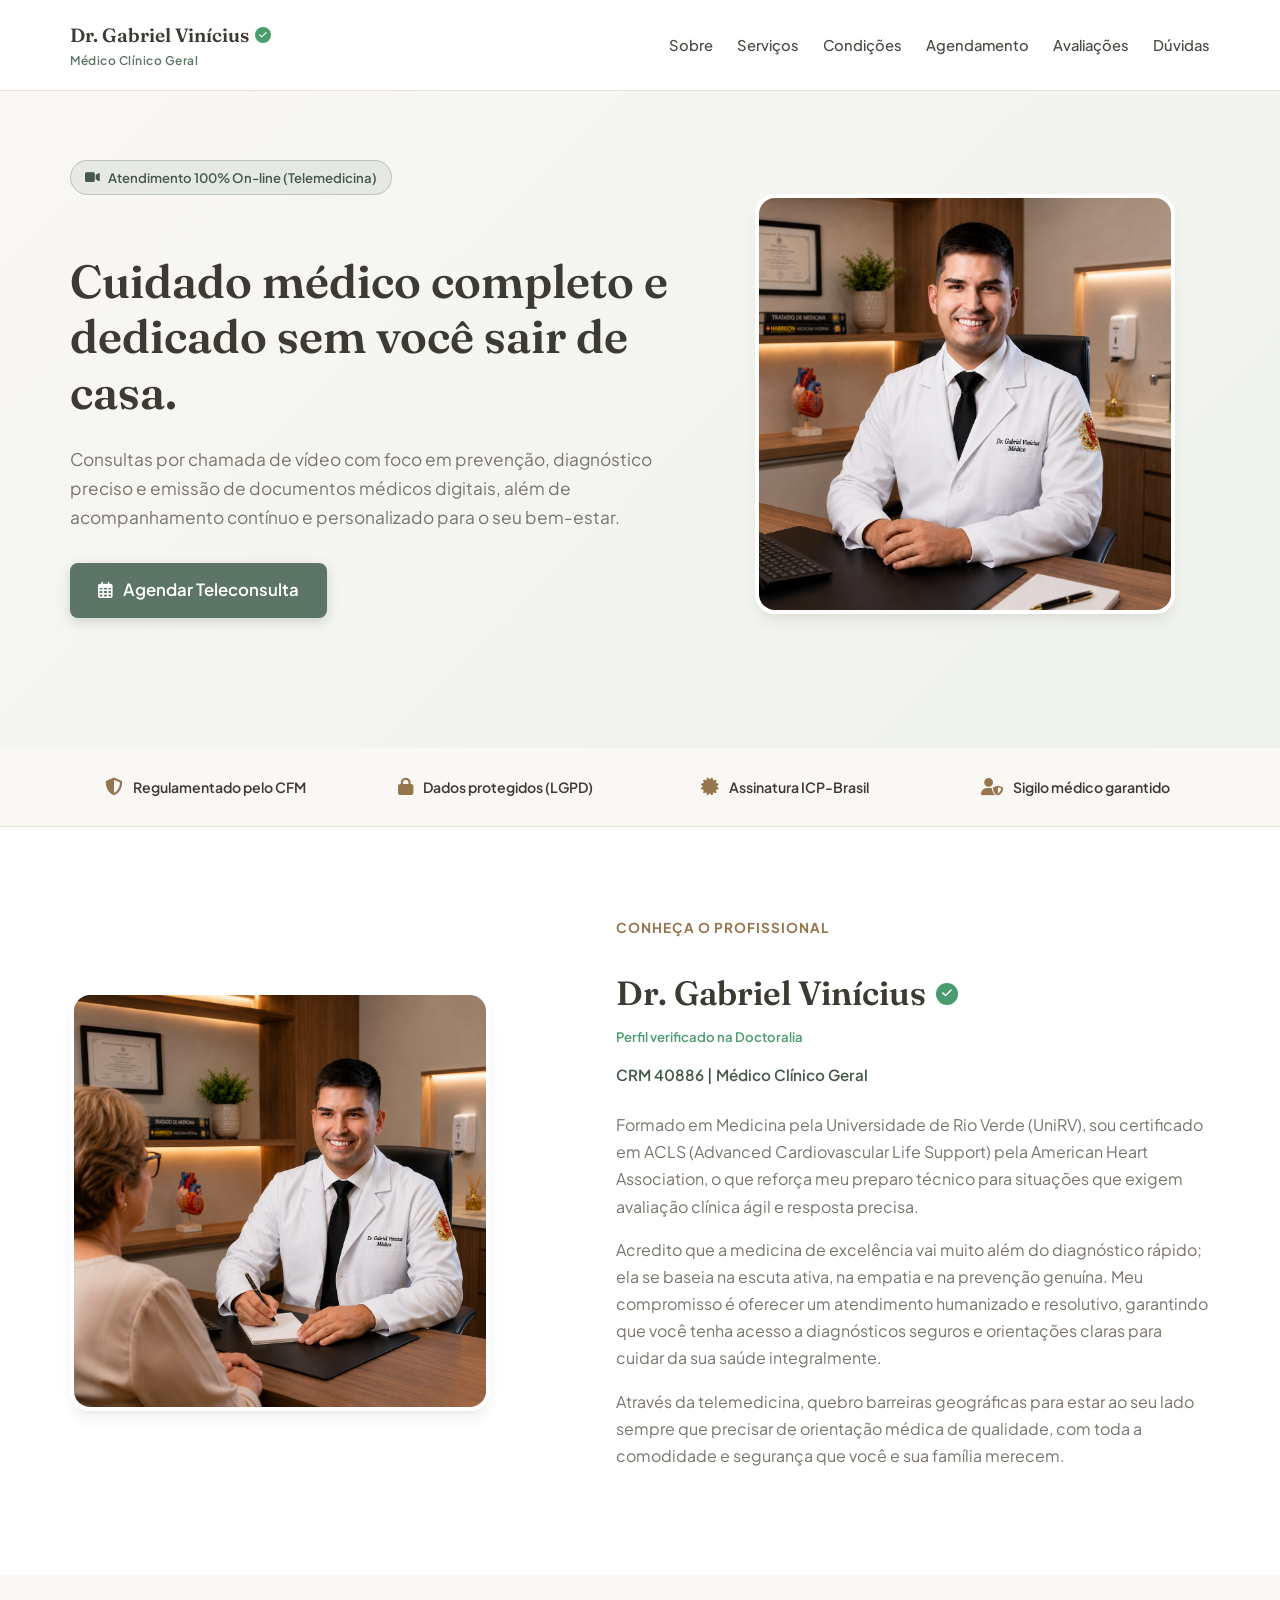
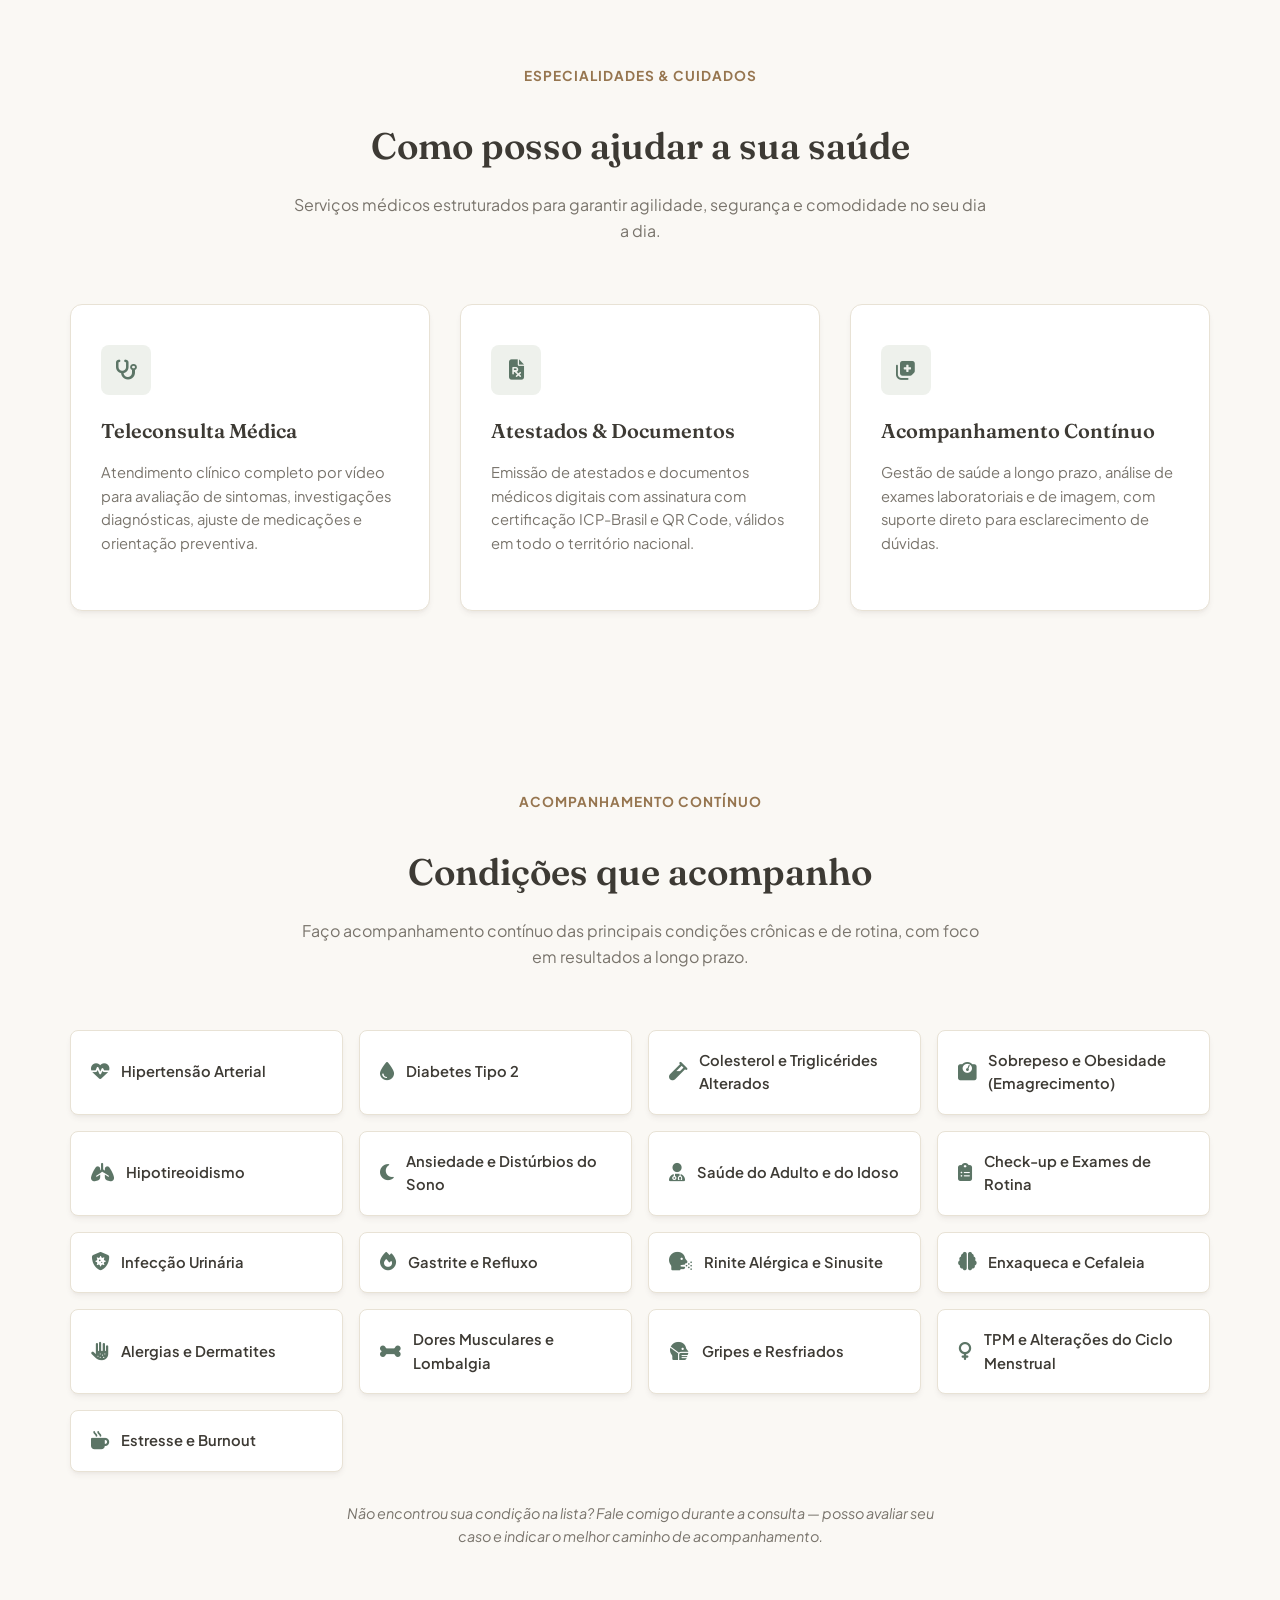
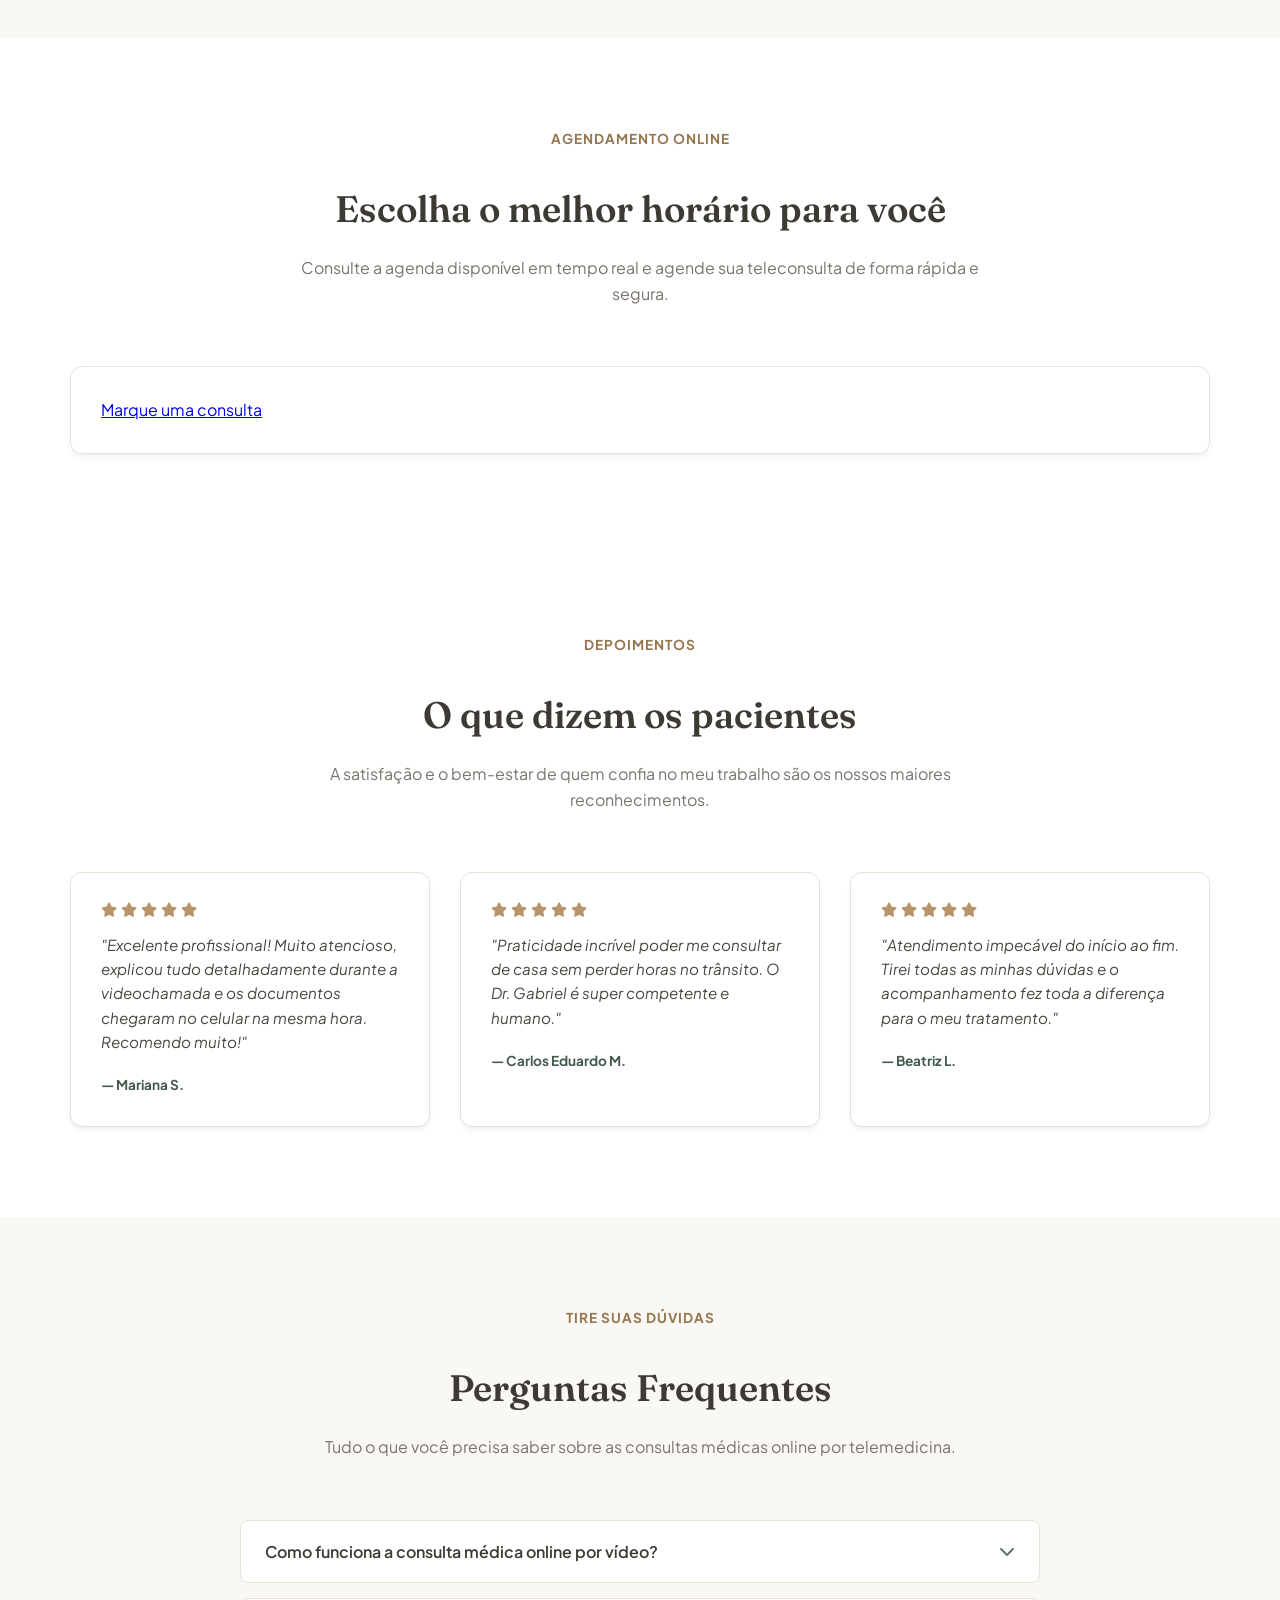
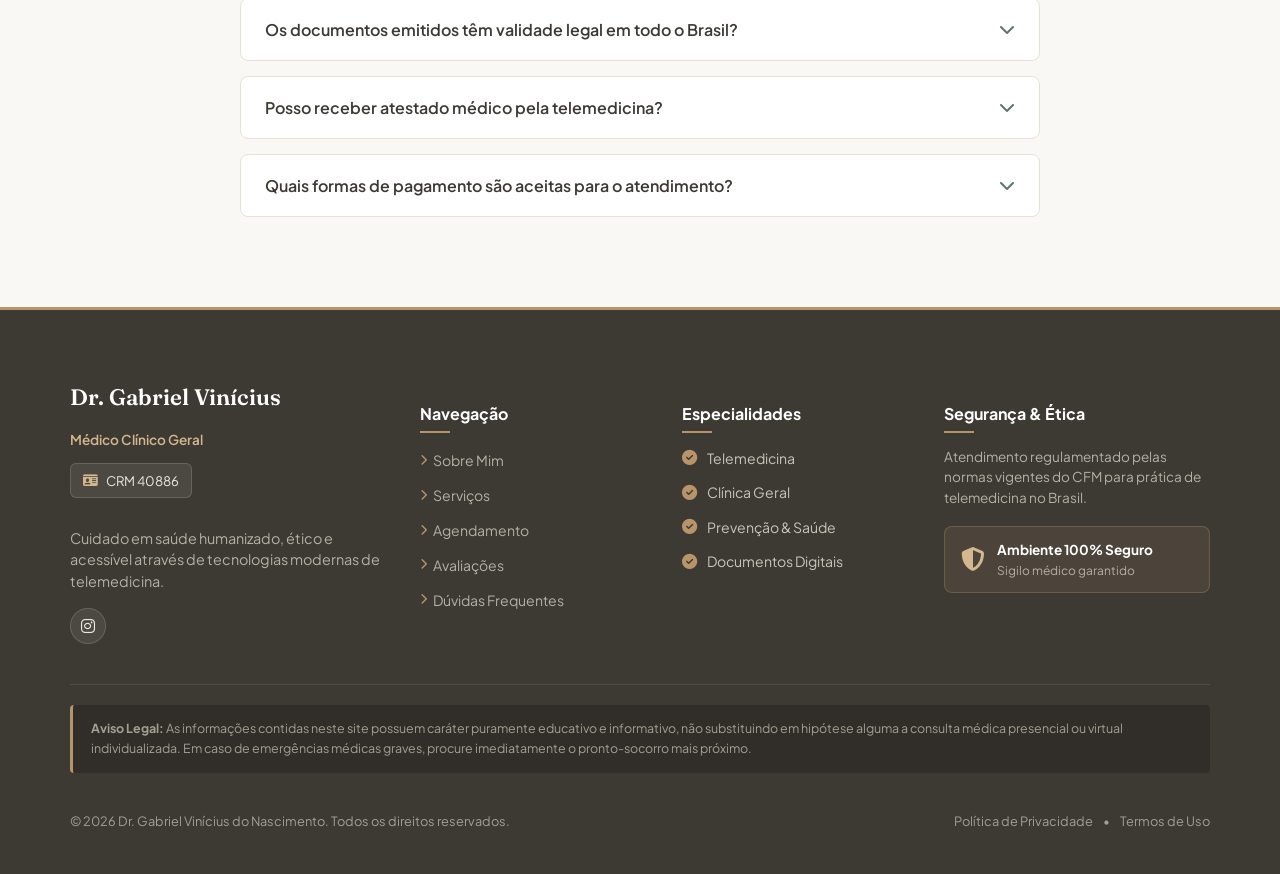
<file: index.html>
<!DOCTYPE html>
<html lang="pt-BR">
<head>
  <meta charset="UTF-8">
  <meta name="viewport" content="width=device-width, initial-scale=1.0">
  <title>Dr. Gabriel Vinícius | Médico Clínico Geral</title>
  <meta name="description" content="Consultas médicas online por telemedicina com o Dr. Gabriel Vinícius, CRM 40886. Atendimento humanizado por vídeo, com foco em prevenção, diagnóstico e acompanhamento contínuo, sem sair de casa.">

  <!-- Google tag (gtag.js) -->
  <script async src="https://www.googletagmanager.com/gtag/js?id=G-ML7DS3RJH7"></script>
  <script>
    window.dataLayer = window.dataLayer || [];
    function gtag(){dataLayer.push(arguments);}
    gtag('js', new Date());

    gtag('config', 'G-ML7DS3RJH7');
  </script>

  <!-- Fontes Google -->
  <link rel="preconnect" href="https://fonts.googleapis.com">
  <link rel="preconnect" href="https://fonts.gstatic.com" crossorigin>
  <link href="https://fonts.googleapis.com/css2?family=Fraunces:opsz,wght@9..144,500;9..144,600;9..144,700&family=Plus+Jakarta+Sans:wght@400;500;600;700&display=swap" rel="stylesheet">
  
  <!-- Font Awesome Icons -->
  <link rel="stylesheet" href="https://cdnjs.cloudflare.com/ajax/libs/font-awesome/6.4.0/css/all.min.css">

  <!-- Seu CSS Personalizado -->
  <link rel="stylesheet" href="style.css">
</head>
<body>

  <!-- HEADER / NAVEGAÇÃO -->
  <header>
    <div class="container nav-container">
      <div class="logo">
        <span class="logo-title">
          Dr. Gabriel Vinícius
          <span class="verified-badge verified-badge-sm" title="Perfil verificado na Doctoralia">
            <i class="fas fa-check"></i>
          </span>
        </span>
        <span class="logo-sub">Médico Clínico Geral</span>
      </div>

      <button class="menu-toggle" id="menuToggle" aria-label="Abrir menu">
        <i class="fas fa-bars"></i>
      </button>

      <nav id="navMenu">
        <ul>
          <li><a href="#sobre">Sobre</a></li>
          <li><a href="#servicos">Serviços</a></li>
          <li><a href="#condicoes">Condições</a></li>
          <li><a href="#doctoralia">Agendamento</a></li>
          <li><a href="#avaliacoes">Avaliações</a></li>
          <li><a href="#faq">Dúvidas</a></li>
        </ul>
      </nav>
    </div>
  </header>

  <!-- HERO SECTION -->
  <section class="hero">
    <div class="container hero-container">
      <div class="hero-text">
        <div class="badge">
          <i class="fas fa-video"></i> Atendimento 100% On-line (Telemedicina)
        </div>
        <h1>Cuidado médico completo e dedicado sem você sair de casa.</h1>
        
        <p class="hero-subtitle">
          Consultas por chamada de vídeo com foco em prevenção, diagnóstico preciso e emissão de documentos médicos digitais, além de acompanhamento contínuo e personalizado para o seu bem-estar.
        </p>

        <div class="cta-group">
          <a href="#doctoralia" class="btn-primary btn-lg">
            <i class="far fa-calendar-alt"></i> Agendar Teleconsulta
          </a>
        </div>
      </div>

      <div class="hero-img">
        <div class="img-frame">
          <img src="assets/dr-gabriel.png" alt="Dr. Gabriel Vinícius - Médico Clínico Geral">
        </div>
      </div>
    </div>
  </section>

  <!-- FAIXA DE SELOS DE CONFIANÇA -->
  <section class="trust-bar">
    <div class="container trust-bar-grid">
      <div class="trust-item">
        <i class="fas fa-shield-halved"></i>
        <span>Regulamentado pelo CFM</span>
      </div>
      <div class="trust-item">
        <i class="fas fa-lock"></i>
        <span>Dados protegidos (LGPD)</span>
      </div>
      <div class="trust-item">
        <i class="fas fa-certificate"></i>
        <span>Assinatura ICP-Brasil</span>
      </div>
      <div class="trust-item">
        <i class="fas fa-user-shield"></i>
        <span>Sigilo médico garantido</span>
      </div>
    </div>
  </section>

  <!-- SEÇÃO SOBRE -->
  <section id="sobre" class="section">
    <div class="container sobre-grid">
      <div class="sobre-img">
        <div class="img-frame">
          <img src="assets/atendimento.png" alt="Dr. Gabriel Vinícius em atendimento">
        </div>
      </div>
      <div class="sobre-card">
        <span class="section-tag">Conheça o profissional</span>
        <h2>
          Dr. Gabriel Vinícius
          <span class="verified-badge" title="Perfil verificado na Doctoralia">
            <i class="fas fa-check"></i>
          </span>
        </h2>
        <p class="verified-label">Perfil verificado na Doctoralia</p>
        <p class="crm-info">CRM 40886 | Médico Clínico Geral</p>
        <p class="sobre-text">
          Formado em Medicina pela Universidade de Rio Verde (UniRV), sou certificado em ACLS (Advanced Cardiovascular Life Support) pela American Heart Association, o que reforça meu preparo técnico para situações que exigem avaliação clínica ágil e resposta precisa.
        </p>
        <p class="sobre-text">
          Acredito que a medicina de excelência vai muito além do diagnóstico rápido; ela se baseia na escuta ativa, na empatia e na prevenção genuína. Meu compromisso é oferecer um atendimento humanizado e resolutivo, garantindo que você tenha acesso a diagnósticos seguros e orientações claras para cuidar da sua saúde integralmente.
        </p>
        <p class="sobre-text">
          Através da telemedicina, quebro barreiras geográficas para estar ao seu lado sempre que precisar de orientação médica de qualidade, com toda a comodidade e segurança que você e sua família merecem.
        </p>
      </div>
    </div>
  </section>

  <!-- SEÇÃO SERVIÇOS -->
  <section id="servicos" class="section bg-light">
    <div class="container">
      <div class="section-header">
        <span class="section-tag">Especialidades & Cuidados</span>
        <h2>Como posso ajudar a sua saúde</h2>
        <p>Serviços médicos estruturados para garantir agilidade, segurança e comodidade no seu dia a dia.</p>
      </div>

      <div class="cards-grid">
        <div class="card">
          <div class="card-icon">
            <i class="fas fa-stethoscope"></i>
          </div>
          <h3>Teleconsulta Médica</h3>
          <p>Atendimento clínico completo por vídeo para avaliação de sintomas, investigações diagnósticas, ajuste de medicações e orientação preventiva.</p>
        </div>

        <div class="card">
          <div class="card-icon">
            <i class="fas fa-file-prescription"></i>
          </div>
          <h3>Atestados & Documentos</h3>
          <p>Emissão de atestados e documentos médicos digitais com assinatura com certificação ICP-Brasil e QR Code, válidos em todo o território nacional.</p>
        </div>

        <div class="card">
          <div class="card-icon">
            <i class="fas fa-notes-medical"></i>
          </div>
          <h3>Acompanhamento Contínuo</h3>
          <p>Gestão de saúde a longo prazo, análise de exames laboratoriais e de imagem, com suporte direto para esclarecimento de dúvidas.</p>
        </div>
      </div>
    </div>
  </section>

  <!-- SEÇÃO CONDIÇÕES ACOMPANHADAS -->
  <section id="condicoes" class="section bg-light">
    <div class="container">
      <div class="section-header">
        <span class="section-tag">Acompanhamento Contínuo</span>
        <h2>Condições que acompanho</h2>
        <p>Faço acompanhamento contínuo das principais condições crônicas e de rotina, com foco em resultados a longo prazo.</p>
      </div>

      <div class="conditions-grid">
        <div class="condition-item">
          <i class="fas fa-heart-pulse"></i>
          <span>Hipertensão Arterial</span>
        </div>
        <div class="condition-item">
          <i class="fas fa-droplet"></i>
          <span>Diabetes Tipo 2</span>
        </div>
        <div class="condition-item">
          <i class="fas fa-vial"></i>
          <span>Colesterol e Triglicérides Alterados</span>
        </div>
        <div class="condition-item">
          <i class="fas fa-weight-scale"></i>
          <span>Sobrepeso e Obesidade (Emagrecimento)</span>
        </div>
        <div class="condition-item">
          <i class="fas fa-lungs"></i>
          <span>Hipotireoidismo</span>
        </div>
        <div class="condition-item">
          <i class="fas fa-moon"></i>
          <span>Ansiedade e Distúrbios do Sono</span>
        </div>
        <div class="condition-item">
          <i class="fas fa-user-doctor"></i>
          <span>Saúde do Adulto e do Idoso</span>
        </div>
        <div class="condition-item">
          <i class="fas fa-clipboard-list"></i>
          <span>Check-up e Exames de Rotina</span>
        </div>
        <div class="condition-item">
          <i class="fas fa-shield-virus"></i>
          <span>Infecção Urinária</span>
        </div>
        <div class="condition-item">
          <i class="fas fa-fire"></i>
          <span>Gastrite e Refluxo</span>
        </div>
        <div class="condition-item">
          <i class="fas fa-head-side-cough"></i>
          <span>Rinite Alérgica e Sinusite</span>
        </div>
        <div class="condition-item">
          <i class="fas fa-brain"></i>
          <span>Enxaqueca e Cefaleia</span>
        </div>
        <div class="condition-item">
          <i class="fas fa-hand-dots"></i>
          <span>Alergias e Dermatites</span>
        </div>
        <div class="condition-item">
          <i class="fas fa-bone"></i>
          <span>Dores Musculares e Lombalgia</span>
        </div>
        <div class="condition-item">
          <i class="fas fa-head-side-mask"></i>
          <span>Gripes e Resfriados</span>
        </div>
        <div class="condition-item">
          <i class="fas fa-venus"></i>
          <span>TPM e Alterações do Ciclo Menstrual</span>
        </div>
        <div class="condition-item">
          <i class="fas fa-mug-hot"></i>
          <span>Estresse e Burnout</span>
        </div>
      </div>

      <p class="conditions-note">Não encontrou sua condição na lista? Fale comigo durante a consulta — posso avaliar seu caso e indicar o melhor caminho de acompanhamento.</p>
    </div>
  </section>

  <!-- SEÇÃO DOCTORALIA / AGENDAMENTO -->
  <section id="doctoralia" class="section">
    <div class="container">
      <div class="section-header">
        <span class="section-tag">Agendamento Online</span>
        <h2>Escolha o melhor horário para você</h2>
        <p>Consulte a agenda disponível em tempo real e agende sua teleconsulta de forma rápida e segura.</p>
      </div>

      <div class="widget-container">
        <a id="zl-url" class="zl-url" href="https://www.doctoralia.com.br/gabriel-vinicius-2/medico-clinico-geral/goiania" rel="nofollow" data-zlw-doctor="gabriel-vinicius-2" data-zlw-type="big_with_calendar" data-zlw-opinion="false" data-zlw-hide-branding="true" data-zlw-saas-only="true" data-zlw-a11y-title="Widget de marcação de consultas médicas">Marque uma consulta</a>
        <script>!function($_x,_s,id){var js,fjs=$_x.getElementsByTagName(_s)[0];if(!$_x.getElementById(id)){js = $_x.createElement(_s);js.id = id;js.src = "//platform.docplanner.com/js/widget.js";fjs.parentNode.insertBefore(js,fjs);}}(document,"script","zl-widget-s");</script>
      </div>
    </div>
  </section>

  <!-- SEÇÃO AVALIAÇÕES -->
  <section id="avaliacoes" class="section">
    <div class="container">
      <div class="section-header">
        <span class="section-tag">Depoimentos</span>
        <h2>O que dizem os pacientes</h2>
        <p>A satisfação e o bem-estar de quem confia no meu trabalho são os nossos maiores reconhecimentos.</p>
      </div>

      <div class="reviews-slider">
        <div class="review-card">
          <div class="stars">
            <i class="fas fa-star"></i><i class="fas fa-star"></i><i class="fas fa-star"></i><i class="fas fa-star"></i><i class="fas fa-star"></i>
          </div>
          <p class="review-text">"Excelente profissional! Muito atencioso, explicou tudo detalhadamente durante a videochamada e os documentos chegaram no celular na mesma hora. Recomendo muito!"</p>
          <span class="review-author">— Mariana S.</span>
        </div>

        <div class="review-card">
          <div class="stars">
            <i class="fas fa-star"></i><i class="fas fa-star"></i><i class="fas fa-star"></i><i class="fas fa-star"></i><i class="fas fa-star"></i>
          </div>
          <p class="review-text">"Praticidade incrível poder me consultar de casa sem perder horas no trânsito. O Dr. Gabriel é super competente e humano."</p>
          <span class="review-author">— Carlos Eduardo M.</span>
        </div>

        <div class="review-card">
          <div class="stars">
            <i class="fas fa-star"></i><i class="fas fa-star"></i><i class="fas fa-star"></i><i class="fas fa-star"></i><i class="fas fa-star"></i>
          </div>
          <p class="review-text">"Atendimento impecável do início ao fim. Tirei todas as minhas dúvidas e o acompanhamento fez toda a diferença para o meu tratamento."</p>
          <span class="review-author">— Beatriz L.</span>
        </div>
      </div>
    </div>
  </section>

  <!-- SEÇÃO FAQ -->
  <section id="faq" class="section bg-light">
    <div class="container">
      <div class="section-header">
        <span class="section-tag">Tire suas dúvidas</span>
        <h2>Perguntas Frequentes</h2>
        <p>Tudo o que você precisa saber sobre as consultas médicas online por telemedicina.</p>
      </div>

      <div class="faq-container">
        <div class="faq-item">
          <button class="faq-question">
            Como funciona a consulta médica online por vídeo? <i class="fas fa-chevron-down"></i>
          </button>
          <div class="faq-answer">
            <p>A consulta é realizada por meio de uma plataforma digital segura e criptografada. Após o agendamento, você receberá um link de acesso para entrar na sala virtual no horário marcado, utilizando o seu celular, tablet ou computador com câmera e internet.</p>
          </div>
        </div>

        <div class="faq-item">
          <button class="faq-question">
            Os documentos emitidos têm validade legal em todo o Brasil? <i class="fas fa-chevron-down"></i>
          </button>
          <div class="faq-answer">
            <p>Sim! Os documentos emitidos possuem assinatura digital com certificação ICP-Brasil e QR Code de validação, sendo válidos em todo o território nacional.</p>
          </div>
        </div>

        <div class="faq-item">
          <button class="faq-question">
            Posso receber atestado médico pela telemedicina? <i class="fas fa-chevron-down"></i>
          </button>
          <div class="faq-answer">
            <p>Sim, o atestado médico pode ser emitido de forma digital caso haja indicação clínica avaliada durante o atendimento, possuindo plena validade legal respaldada pelo Conselho Federal de Medicina (CFM).</p>
          </div>
        </div>

        <div class="faq-item">
          <button class="faq-question">
            Quais formas de pagamento são aceitas para o atendimento? <i class="fas fa-chevron-down"></i>
          </button>
          <div class="faq-answer">
            <p>O pagamento pode ser realizado com facilidade e segurança através do sistema de agendamento online (Doctoralia), aceitando as principais bandeiras de cartão de crédito e Pix.</p>
          </div>
        </div>
      </div>
    </div>
  </section>

  <!-- RODAPÉ PROFISSIONAL -->
  <footer class="footer-professional">
    <div class="container">
      <div class="footer-top-grid">
        <div class="footer-col">
          <span class="footer-brand-name">Dr. Gabriel Vinícius</span>
          <p class="footer-spec">Médico Clínico Geral</p>
          <div class="footer-badge-crm">
            <i class="fas fa-id-card"></i> CRM 40886
          </div>
          <p class="footer-bio-short">Cuidado em saúde humanizado, ético e acessível através de tecnologias modernas de telemedicina.</p>
          <div class="footer-social">
            <a href="https://www.instagram.com/dr.gabrielvinicius_mn/" target="_blank" rel="noopener noreferrer" aria-label="Instagram do Dr. Gabriel Vinícius">
              <i class="fab fa-instagram"></i>
            </a>
          </div>
        </div>

        <div class="footer-col">
          <h4 class="footer-col-title">Navegação</h4>
          <ul class="footer-links">
            <li><a href="#sobre"><i class="fas fa-chevron-right"></i> Sobre Mim</a></li>
            <li><a href="#servicos"><i class="fas fa-chevron-right"></i> Serviços</a></li>
            <li><a href="#doctoralia"><i class="fas fa-chevron-right"></i> Agendamento</a></li>
            <li><a href="#avaliacoes"><i class="fas fa-chevron-right"></i> Avaliações</a></li>
            <li><a href="#faq"><i class="fas fa-chevron-right"></i> Dúvidas Frequentes</a></li>
          </ul>
        </div>

        <div class="footer-col">
          <h4 class="footer-col-title">Especialidades</h4>
          <ul class="footer-trust-list">
            <li><i class="fas fa-check-circle icon-trust"></i> Telemedicina</li>
            <li><i class="fas fa-check-circle icon-trust"></i> Clínica Geral</li>
            <li><i class="fas fa-check-circle icon-trust"></i> Prevenção & Saúde</li>
            <li><i class="fas fa-check-circle icon-trust"></i> Documentos Digitais</li>
          </ul>
        </div>

        <div class="footer-col">
          <h4 class="footer-col-title">Segurança & Ética</h4>
          <p class="footer-text-sm">Atendimento regulamentado pelas normas vigentes do CFM para prática de telemedicina no Brasil.</p>
          <div class="footer-security-badge">
            <i class="fas fa-shield-alt"></i>
            <div>
              <strong>Ambiente 100% Seguro</strong>
              <span>Sigilo médico garantido</span>
            </div>
          </div>
        </div>
      </div>

      <hr class="footer-divider">

      <div class="footer-disclaimer">
        <p><strong>Aviso Legal:</strong> As informações contidas neste site possuem caráter puramente educativo e informativo, não substituindo em hipótese alguma a consulta médica presencial ou virtual individualizada. Em caso de emergências médicas graves, procure imediatamente o pronto-socorro mais próximo.</p>
      </div>

      <div class="footer-bottom">
        <p>&copy; 2026 Dr. Gabriel Vinícius do Nascimento. Todos os direitos reservados.</p>
        <div class="footer-bottom-links">
          <a href="privacidade.html">Política de Privacidade</a> &bull; <a href="termos.html">Termos de Uso</a>
        </div>
      </div>
    </div>
  </footer>

  <!-- BARRA FIXA DE AGENDAMENTO MOBILE -->
  <div class="mobile-cta-bar">
    <a href="#doctoralia" class="btn-primary">
      <i class="far fa-calendar-alt"></i> Agendar Teleconsulta
    </a>
  </div>

  <!-- Seu JavaScript Personalizado -->
  <script src="script.js"></script>
</body>
</html>
</file>
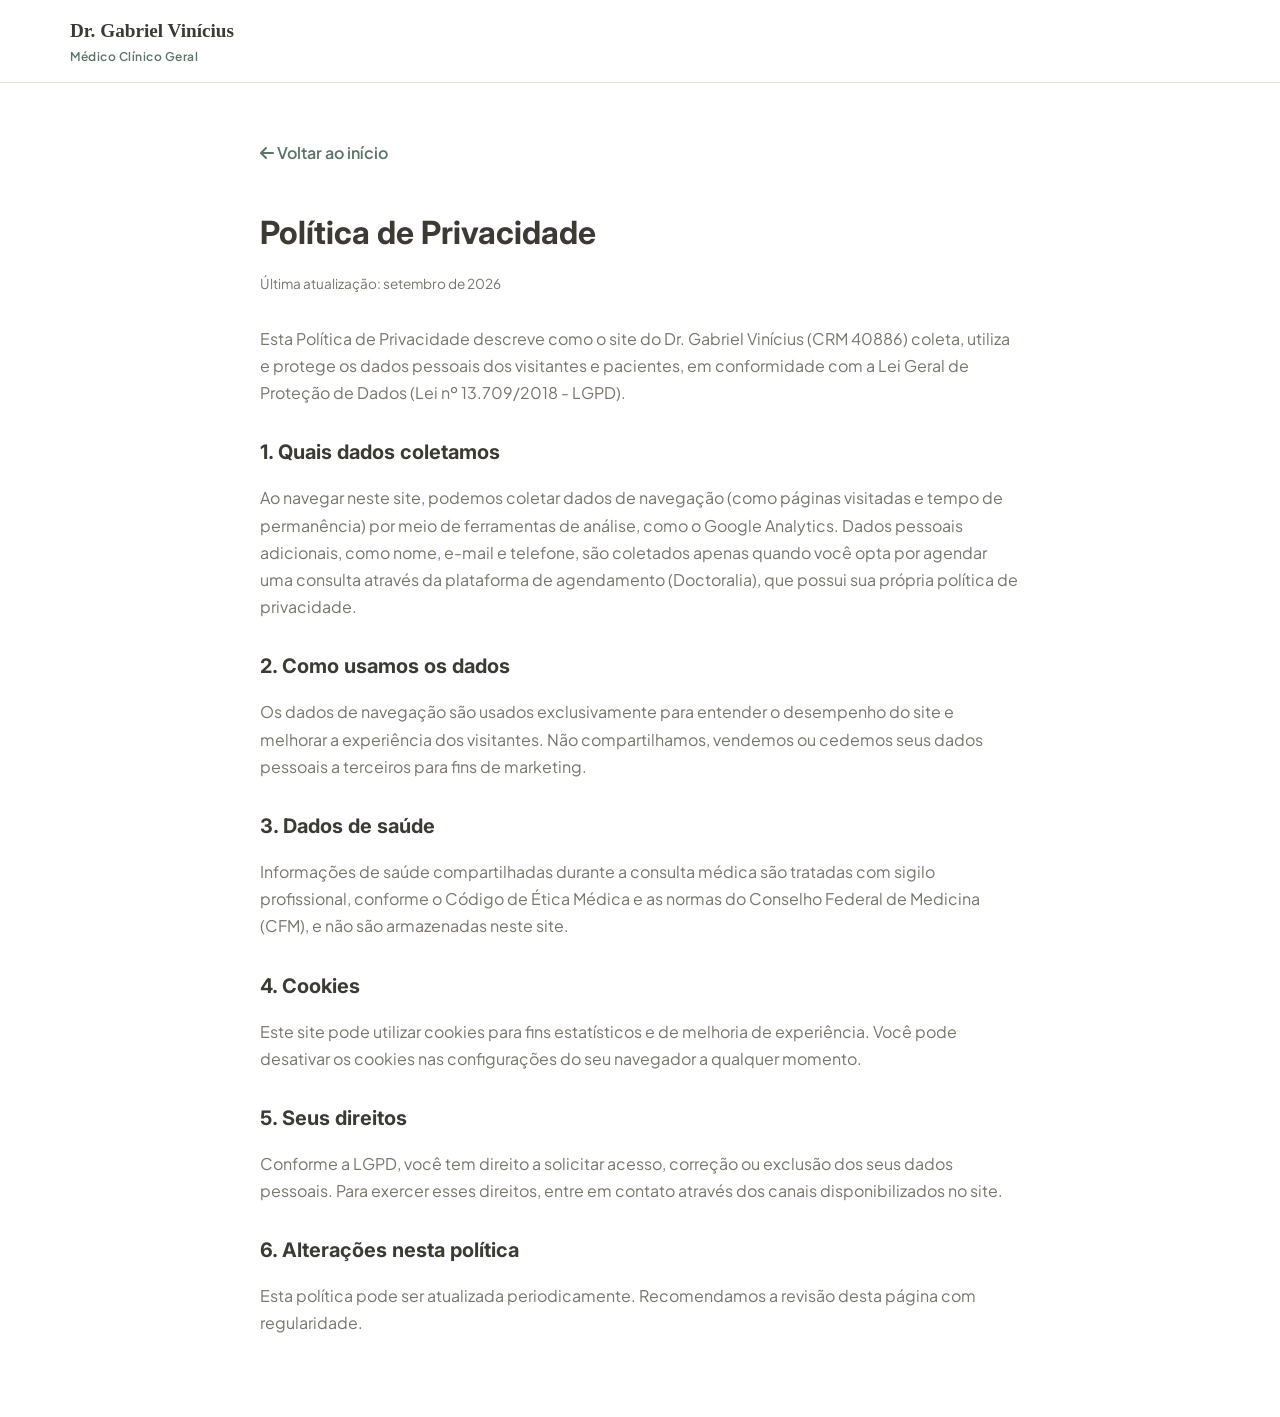
<file: privacidade.html>
<!DOCTYPE html>
<html lang="pt-BR">
<head>
  <meta charset="UTF-8">
  <meta name="viewport" content="width=device-width, initial-scale=1.0">
  <title>Política de Privacidade | Dr. Gabriel Vinícius</title>
  <meta name="description" content="Política de Privacidade do site do Dr. Gabriel Vinícius, em conformidade com a LGPD.">
  <link href="https://fonts.googleapis.com/css2?family=Inter:wght@400;500;600;700;800&family=Plus+Jakarta+Sans:wght@400;500;600;700&display=swap" rel="stylesheet">
  <link rel="stylesheet" href="https://cdnjs.cloudflare.com/ajax/libs/font-awesome/6.4.0/css/all.min.css">
  <link rel="stylesheet" href="style.css">
  <style>
    .legal-content { max-width: 800px; margin: 140px auto 80px auto; padding: 0 20px; }
    .legal-content h1 { font-family: 'Inter', sans-serif; font-size: 2rem; color: var(--secondary-color); margin-bottom: 10px; }
    .legal-content h2 { font-family: 'Inter', sans-serif; font-size: 1.25rem; color: var(--secondary-color); margin-top: 30px; margin-bottom: 10px; }
    .legal-content p, .legal-content li { color: var(--text-light); line-height: 1.7; margin-bottom: 12px; }
    .legal-content .updated { color: var(--text-light); font-size: 0.85rem; margin-bottom: 30px; }
    .legal-content a.back-link { display: inline-block; margin-bottom: 20px; color: var(--primary-color); text-decoration: none; font-weight: 600; }
  </style>
</head>
<body>

  <header>
    <div class="container nav-container">
      <div class="logo">
        <span class="logo-title">Dr. Gabriel Vinícius</span>
        <span class="logo-sub">Médico Clínico Geral</span>
      </div>
    </div>
  </header>

  <div class="legal-content">
    <a href="index.html" class="back-link"><i class="fas fa-arrow-left"></i> Voltar ao início</a>
    <h1>Política de Privacidade</h1>
    <p class="updated">Última atualização: setembro de 2026</p>

    <p>Esta Política de Privacidade descreve como o site do Dr. Gabriel Vinícius (CRM 40886) coleta, utiliza e protege os dados pessoais dos visitantes e pacientes, em conformidade com a Lei Geral de Proteção de Dados (Lei nº 13.709/2018 - LGPD).</p>

    <h2>1. Quais dados coletamos</h2>
    <p>Ao navegar neste site, podemos coletar dados de navegação (como páginas visitadas e tempo de permanência) por meio de ferramentas de análise, como o Google Analytics. Dados pessoais adicionais, como nome, e-mail e telefone, são coletados apenas quando você opta por agendar uma consulta através da plataforma de agendamento (Doctoralia), que possui sua própria política de privacidade.</p>

    <h2>2. Como usamos os dados</h2>
    <p>Os dados de navegação são usados exclusivamente para entender o desempenho do site e melhorar a experiência dos visitantes. Não compartilhamos, vendemos ou cedemos seus dados pessoais a terceiros para fins de marketing.</p>

    <h2>3. Dados de saúde</h2>
    <p>Informações de saúde compartilhadas durante a consulta médica são tratadas com sigilo profissional, conforme o Código de Ética Médica e as normas do Conselho Federal de Medicina (CFM), e não são armazenadas neste site.</p>

    <h2>4. Cookies</h2>
    <p>Este site pode utilizar cookies para fins estatísticos e de melhoria de experiência. Você pode desativar os cookies nas configurações do seu navegador a qualquer momento.</p>

    <h2>5. Seus direitos</h2>
    <p>Conforme a LGPD, você tem direito a solicitar acesso, correção ou exclusão dos seus dados pessoais. Para exercer esses direitos, entre em contato através dos canais disponibilizados no site.</p>

    <h2>6. Alterações nesta política</h2>
    <p>Esta política pode ser atualizada periodicamente. Recomendamos a revisão desta página com regularidade.</p>
  </div>

</body>
</html>
</file>
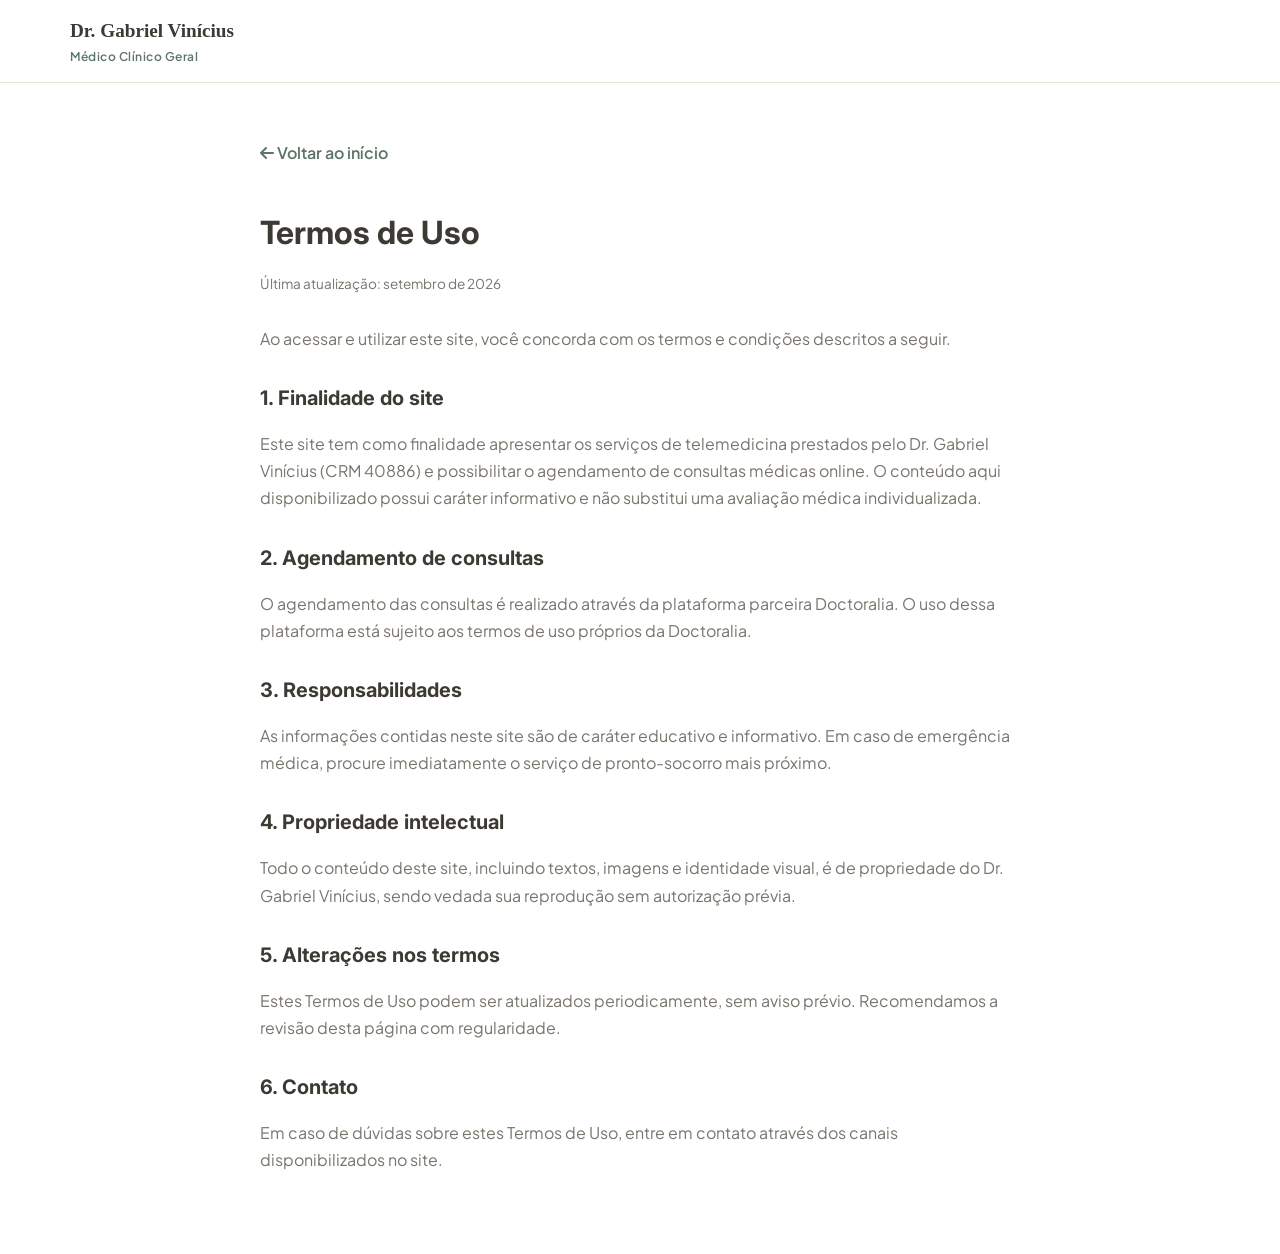
<file: termos.html>
<!DOCTYPE html>
<html lang="pt-BR">
<head>
  <meta charset="UTF-8">
  <meta name="viewport" content="width=device-width, initial-scale=1.0">
  <title>Termos de Uso | Dr. Gabriel Vinícius</title>
  <meta name="description" content="Termos de Uso do site do Dr. Gabriel Vinícius.">
  <link href="https://fonts.googleapis.com/css2?family=Inter:wght@400;500;600;700;800&family=Plus+Jakarta+Sans:wght@400;500;600;700&display=swap" rel="stylesheet">
  <link rel="stylesheet" href="https://cdnjs.cloudflare.com/ajax/libs/font-awesome/6.4.0/css/all.min.css">
  <link rel="stylesheet" href="style.css">
  <style>
    .legal-content { max-width: 800px; margin: 140px auto 80px auto; padding: 0 20px; }
    .legal-content h1 { font-family: 'Inter', sans-serif; font-size: 2rem; color: var(--secondary-color); margin-bottom: 10px; }
    .legal-content h2 { font-family: 'Inter', sans-serif; font-size: 1.25rem; color: var(--secondary-color); margin-top: 30px; margin-bottom: 10px; }
    .legal-content p, .legal-content li { color: var(--text-light); line-height: 1.7; margin-bottom: 12px; }
    .legal-content .updated { color: var(--text-light); font-size: 0.85rem; margin-bottom: 30px; }
    .legal-content a.back-link { display: inline-block; margin-bottom: 20px; color: var(--primary-color); text-decoration: none; font-weight: 600; }
  </style>
</head>
<body>

  <header>
    <div class="container nav-container">
      <div class="logo">
        <span class="logo-title">Dr. Gabriel Vinícius</span>
        <span class="logo-sub">Médico Clínico Geral</span>
      </div>
    </div>
  </header>

  <div class="legal-content">
    <a href="index.html" class="back-link"><i class="fas fa-arrow-left"></i> Voltar ao início</a>
    <h1>Termos de Uso</h1>
    <p class="updated">Última atualização: setembro de 2026</p>

    <p>Ao acessar e utilizar este site, você concorda com os termos e condições descritos a seguir.</p>

    <h2>1. Finalidade do site</h2>
    <p>Este site tem como finalidade apresentar os serviços de telemedicina prestados pelo Dr. Gabriel Vinícius (CRM 40886) e possibilitar o agendamento de consultas médicas online. O conteúdo aqui disponibilizado possui caráter informativo e não substitui uma avaliação médica individualizada.</p>

    <h2>2. Agendamento de consultas</h2>
    <p>O agendamento das consultas é realizado através da plataforma parceira Doctoralia. O uso dessa plataforma está sujeito aos termos de uso próprios da Doctoralia.</p>

    <h2>3. Responsabilidades</h2>
    <p>As informações contidas neste site são de caráter educativo e informativo. Em caso de emergência médica, procure imediatamente o serviço de pronto-socorro mais próximo.</p>

    <h2>4. Propriedade intelectual</h2>
    <p>Todo o conteúdo deste site, incluindo textos, imagens e identidade visual, é de propriedade do Dr. Gabriel Vinícius, sendo vedada sua reprodução sem autorização prévia.</p>

    <h2>5. Alterações nos termos</h2>
    <p>Estes Termos de Uso podem ser atualizados periodicamente, sem aviso prévio. Recomendamos a revisão desta página com regularidade.</p>

    <h2>6. Contato</h2>
    <p>Em caso de dúvidas sobre estes Termos de Uso, entre em contato através dos canais disponibilizados no site.</p>
  </div>

</body>
</html>
</file>
<file: style.css>
:root {
  --primary-color: #5c7566;
  --primary-dark: #445a4d;
  --secondary-color: #3d3a34;
  --accent-color: #b8946a;
  --accent-dark: #96754f;
  --text-main: #4a4640;
  --text-light: #79746c;
  --bg-body: #ffffff;
  --bg-light: #faf8f4;
  --border-color: #e8e2d5;
  --radius-sm: 8px;
  --radius-md: 12px;
  --radius-lg: 20px;
  --shadow-sm: 0 4px 6px -1px rgba(61, 58, 52, 0.06), 0 2px 4px -2px rgba(61, 58, 52, 0.06);
  --shadow-md: 0 10px 15px -3px rgba(61, 58, 52, 0.08), 0 4px 6px -4px rgba(61, 58, 52, 0.08);
  --transition-fast: 0.25s ease;
  --font-heading: 'Fraunces', serif;
  --font-body: 'Plus Jakarta Sans', sans-serif;
}

*, *::before, *::after {
  box-sizing: border-box;
}

html {
  scroll-behavior: smooth;
  font-size: 16px;
  overflow-x: hidden;
  width: 100%;
}

body {
  font-family: var(--font-body);
  color: var(--text-main);
  background-color: var(--bg-body);
  line-height: 1.6;
  overflow-x: hidden;
  width: 100%;
  margin: 0;
  padding: 0;
}

.container {
  max-width: 1180px;
  margin: 0 auto;
  padding: 0 20px;
  width: 100%;
}

header {
  position: fixed;
  top: 0;
  left: 0;
  width: 100%;
  background-color: rgba(255, 255, 255, 0.95);
  backdrop-filter: blur(10px);
  border-bottom: 1px solid var(--border-color);
  z-index: 1000;
  padding: 16px 0;
}

.nav-container {
  display: flex;
  align-items: center;
  justify-content: space-between;
  position: relative;
}

.logo {
  display: flex;
  flex-direction: column;
}

.logo-title {
  font-family: var(--font-heading);
  font-weight: 600;
  font-size: 1.2rem;
  color: var(--secondary-color);
  display: inline-flex;
  align-items: center;
  gap: 6px;
}

.logo-sub {
  font-size: 0.75rem;
  color: var(--primary-color);
  font-weight: 600;
  letter-spacing: 0.5px;
}

nav ul {
  display: flex;
  list-style: none;
  align-items: center;
  gap: 24px;
}

nav a {
  text-decoration: none;
  color: var(--text-main);
  font-weight: 500;
  font-size: 0.92rem;
  transition: var(--transition-fast);
}

nav a:hover {
  color: var(--primary-color);
}

.menu-toggle {
  display: none;
  background: none;
  border: none;
  font-size: 1.4rem;
  color: var(--secondary-color);
  cursor: pointer;
  padding: 8px;
}

.hero {
  padding: 160px 0 100px 0;
  background: linear-gradient(135deg, #faf8f4 0%, #eef1ec 100%);
}

.hero-container {
  display: grid;
  grid-template-columns: 1.1fr 0.9fr;
  gap: 50px;
  align-items: center;
}

.badge {
  display: inline-flex;
  align-items: center;
  gap: 8px;
  background-color: rgba(92, 117, 102, 0.10);
  border: 1px solid rgba(92, 117, 102, 0.3);
  color: var(--primary-dark);
  padding: 6px 14px;
  border-radius: 50px;
  font-size: 0.82rem;
  font-weight: 600;
  margin-bottom: 20px;
}

.hero-text h1 {
  font-family: var(--font-heading);
  font-size: 2.9rem;
  font-weight: 600;
  color: var(--secondary-color);
  line-height: 1.2;
  margin-bottom: 24px;
}

.hero-subtitle {
  font-size: 1.08rem;
  color: var(--text-light);
  line-height: 1.7;
  margin-bottom: 30px;
  font-weight: 400;
}

.cta-group {
  margin-bottom: 30px;
}

.btn-primary {
  display: inline-flex;
  align-items: center;
  justify-content: center;
  gap: 10px;
  background-color: var(--primary-color);
  color: #ffffff;
  padding: 14px 28px;
  border-radius: var(--radius-sm);
  font-weight: 600;
  text-decoration: none;
  box-shadow: 0 4px 12px rgba(92, 117, 102, 0.25);
  transition: var(--transition-fast);
}

.btn-primary:hover {
  background-color: var(--primary-dark);
  transform: translateY(-2px);
}

.btn-lg {
  font-size: 1.05rem;
}

.hero-img {
  display: flex;
  justify-content: center;
  width: 100%;
}

.img-frame {
  width: 100%;
  max-width: 420px;
  border-radius: var(--radius-lg);
  overflow: hidden;
  box-shadow: var(--shadow-md);
  border: 4px solid #ffffff;
}

.img-frame img {
  width: 100%;
  height: auto;
  display: block;
}

/* --- FAIXA DE SELOS DE CONFIANÇA --- */
.trust-bar {
  background-color: var(--bg-light);
  border-bottom: 1px solid var(--border-color);
  padding: 28px 0;
}

.trust-bar-grid {
  display: grid;
  grid-template-columns: repeat(4, 1fr);
  gap: 20px;
}

.trust-item {
  display: flex;
  align-items: center;
  justify-content: center;
  gap: 10px;
  text-align: center;
  color: var(--secondary-color);
  font-size: 0.88rem;
  font-weight: 600;
}

.trust-item i {
  color: var(--accent-dark);
  font-size: 1.1rem;
}

.section {
  padding: 90px 0;
}

.bg-light {
  background-color: var(--bg-light);
}

.section-header {
  text-align: center;
  max-width: 700px;
  margin: 0 auto 60px auto;
}

.section-tag {
  color: var(--accent-dark);
  font-weight: 700;
  font-size: 0.85rem;
  text-transform: uppercase;
  letter-spacing: 1px;
  display: block;
  margin-bottom: 8px;
}

.section-header h2 {
  font-family: var(--font-heading);
  font-size: 2.3rem;
  font-weight: 600;
  color: var(--secondary-color);
  margin-bottom: 12px;
}

.section-header p {
  color: var(--text-light);
  font-size: 1rem;
}

.sobre-grid {
  display: grid;
  grid-template-columns: 0.9fr 1.1fr;
  gap: 60px;
  align-items: center;
}

.sobre-card h2 {
  font-family: var(--font-heading);
  font-size: 2.1rem;
  font-weight: 600;
  color: var(--secondary-color);
  margin-bottom: 6px;
  display: flex;
  align-items: center;
  gap: 10px;
}

/* --- SELO DE VERIFICAÇÃO --- */
.verified-badge {
  display: inline-flex;
  align-items: center;
  justify-content: center;
  width: 22px;
  height: 22px;
  background-color: #4a9b6e;
  color: #ffffff;
  border-radius: 50%;
  font-size: 0.7rem;
  flex-shrink: 0;
}

.verified-badge-sm {
  width: 16px;
  height: 16px;
  font-size: 0.55rem;
}

.verified-label {
  color: #4a9b6e;
  font-weight: 600;
  font-size: 0.82rem;
  margin: 0 0 14px 0;
  display: flex;
  align-items: center;
  gap: 6px;
}

.crm-info {
  color: var(--primary-dark);
  font-weight: 600;
  font-size: 0.95rem;
  margin-bottom: 24px;
}

.sobre-text {
  color: var(--text-light);
  margin-bottom: 16px;
  line-height: 1.7;
}

.cards-grid {
  display: grid;
  grid-template-columns: repeat(3, 1fr);
  gap: 30px;
}

.card {
  background-color: #ffffff;
  padding: 40px 30px;
  border-radius: var(--radius-md);
  border: 1px solid var(--border-color);
  box-shadow: var(--shadow-sm);
  transition: var(--transition-fast);
}

.card:hover {
  transform: translateY(-5px);
  box-shadow: var(--shadow-md);
  border-color: rgba(92, 117, 102, 0.3);
}

.card-icon {
  width: 50px;
  height: 50px;
  background-color: #eef1ec;
  color: var(--primary-color);
  display: flex;
  align-items: center;
  justify-content: center;
  border-radius: var(--radius-sm);
  font-size: 1.25rem;
  margin-bottom: 20px;
}

.card h3 {
  font-family: var(--font-heading);
  font-size: 1.25rem;
  font-weight: 600;
  color: var(--secondary-color);
  margin-bottom: 12px;
}

.card p {
  color: var(--text-light);
  font-size: 0.92rem;
  line-height: 1.6;
}

/* --- CONDIÇÕES ACOMPANHADAS --- */
.conditions-grid {
  display: grid;
  grid-template-columns: repeat(4, 1fr);
  gap: 16px;
  margin-bottom: 30px;
}

.condition-item {
  display: flex;
  align-items: center;
  gap: 12px;
  background-color: #ffffff;
  border: 1px solid var(--border-color);
  border-radius: var(--radius-sm);
  padding: 18px 20px;
  box-shadow: var(--shadow-sm);
  transition: var(--transition-fast);
}

.condition-item:hover {
  border-color: rgba(92, 117, 102, 0.3);
  transform: translateY(-2px);
  box-shadow: var(--shadow-md);
}

.condition-item i {
  color: var(--primary-color);
  font-size: 1.15rem;
  flex-shrink: 0;
}

.condition-item span {
  color: var(--secondary-color);
  font-weight: 600;
  font-size: 0.92rem;
}

.conditions-note {
  text-align: center;
  color: var(--text-light);
  font-size: 0.9rem;
  font-style: italic;
  max-width: 600px;
  margin: 0 auto;
}

.widget-container {
  background-color: #ffffff;
  padding: 30px;
  border-radius: var(--radius-md);
  box-shadow: var(--shadow-sm);
  border: 1px solid var(--border-color);
  display: flex;
  justify-content: center;
  width: 100%;
  overflow: hidden;
}

#zl-url {
  display: block !important;
  width: 100% !important;
  max-width: 100% !important;
}

.reviews-slider {
  display: grid;
  grid-template-columns: repeat(3, 1fr);
  gap: 30px;
}

.review-card {
  background-color: #ffffff;
  padding: 30px;
  border-radius: var(--radius-md);
  border: 1px solid var(--border-color);
  box-shadow: var(--shadow-sm);
}

.stars {
  color: var(--accent-color);
  font-size: 0.9rem;
  margin-bottom: 15px;
  display: flex;
  gap: 4px;
}

.review-text {
  font-style: italic;
  color: var(--text-main);
  font-size: 0.95rem;
  margin-bottom: 20px;
  line-height: 1.6;
}

.review-author {
  font-weight: 700;
  font-size: 0.85rem;
  color: var(--primary-dark);
  display: block;
}

.faq-container {
  max-width: 800px;
  margin: 0 auto;
  display: flex;
  flex-direction: column;
  gap: 15px;
}

.faq-item {
  background-color: #ffffff;
  border: 1px solid var(--border-color);
  border-radius: var(--radius-sm);
  overflow: hidden;
}

.faq-question {
  width: 100%;
  padding: 20px 24px;
  background: none;
  border: none;
  text-align: left;
  font-family: var(--font-body);
  font-size: 1rem;
  font-weight: 600;
  color: var(--secondary-color);
  display: flex;
  align-items: center;
  justify-content: space-between;
  cursor: pointer;
  transition: var(--transition-fast);
}

.faq-question i {
  color: var(--primary-color);
  transition: transform var(--transition-fast);
}

.faq-item.active .faq-question i {
  transform: rotate(180deg);
}

.faq-answer {
  max-height: 0;
  overflow: hidden;
  transition: max-height 0.3s ease;
  padding: 0 24px;
  background-color: #ffffff;
}

.faq-answer p {
  padding-bottom: 20px;
  color: var(--text-light);
  font-size: 0.95rem;
  line-height: 1.6;
  border-top: 1px solid var(--border-color);
  padding-top: 15px;
}

.footer-professional {
  background-color: var(--secondary-color);
  color: #c9c4b8;
  padding: 70px 0 30px 0;
  font-size: 0.9rem;
  border-top: 3px solid var(--accent-color);
}

.footer-top-grid {
  display: grid;
  grid-template-columns: 1.4fr 1fr 1fr 1.2fr;
  gap: 40px;
  margin-bottom: 40px;
}

.footer-brand-name {
  font-family: var(--font-heading);
  font-size: 1.4rem;
  font-weight: 600;
  color: #ffffff;
  display: block;
}

.footer-spec {
  color: #d3b78e;
  font-weight: 600;
  font-size: 0.85rem;
  margin-bottom: 12px;
}

.footer-badge-crm {
  display: inline-flex;
  align-items: center;
  gap: 8px;
  background-color: rgba(255, 255, 255, 0.08);
  border: 1px solid rgba(255, 255, 255, 0.15);
  color: #ece8dd;
  padding: 6px 12px;
  border-radius: 6px;
  font-size: 0.82rem;
  margin-bottom: 15px;
}

.footer-badge-crm i {
  color: #d3b78e;
}

.footer-bio-short {
  line-height: 1.5;
  color: #b5b0a3;
  margin-bottom: 16px;
}

/* --- ÍCONE SOCIAL (INSTAGRAM) --- */
.footer-social {
  display: flex;
  gap: 12px;
}

.footer-social a {
  display: inline-flex;
  align-items: center;
  justify-content: center;
  width: 36px;
  height: 36px;
  background-color: rgba(255, 255, 255, 0.08);
  border: 1px solid rgba(255, 255, 255, 0.15);
  color: #ece8dd;
  border-radius: 50%;
  text-decoration: none;
  font-size: 1rem;
  transition: var(--transition-fast);
}

.footer-social a:hover {
  background-color: var(--accent-color);
  color: #ffffff;
  border-color: var(--accent-color);
}

.footer-col-title {
  color: #ffffff;
  font-size: 1rem;
  font-weight: 700;
  margin-bottom: 20px;
  position: relative;
}

.footer-col-title::after {
  content: '';
  position: absolute;
  left: 0;
  bottom: -6px;
  width: 30px;
  height: 2px;
  background-color: var(--accent-color);
}

.footer-links {
  list-style: none;
  padding: 0;
  margin: 0;
}

.footer-links li {
  margin-bottom: 10px;
}

.footer-links a {
  color: #b5b0a3;
  transition: var(--transition-fast);
  display: inline-flex;
  align-items: center;
  gap: 6px;
  font-size: 0.88rem;
  text-decoration: none;
}

.footer-links a i {
  font-size: 0.7rem;
  color: var(--accent-color);
  transition: transform var(--transition-fast);
}

.footer-links a:hover {
  color: #ffffff;
}

.footer-links a:hover i {
  transform: translateX(3px);
}

.footer-trust-list {
  list-style: none;
  padding: 0;
  margin: 0;
}

.footer-trust-list li {
  display: flex;
  align-items: center;
  gap: 10px;
  margin-bottom: 12px;
  color: #c9c4b8;
  font-size: 0.88rem;
}

.icon-trust {
  color: var(--accent-color);
  font-size: 0.95rem;
}

.footer-text-sm {
  font-size: 0.85rem;
  line-height: 1.5;
  margin-bottom: 18px;
  color: #b5b0a3;
}

.footer-security-badge {
  display: flex;
  align-items: center;
  gap: 12px;
  background-color: rgba(184, 148, 106, 0.12);
  border: 1px solid rgba(184, 148, 106, 0.3);
  padding: 12px 16px;
  border-radius: var(--radius-sm);
  color: #d3b78e;
}

.footer-security-badge i {
  font-size: 1.5rem;
}

.footer-security-badge strong {
  display: block;
  font-size: 0.85rem;
  color: #ffffff;
}

.footer-security-badge span {
  display: block;
  font-size: 0.75rem;
  color: #b5b0a3;
}

.footer-divider {
  border: 0;
  border-top: 1px solid rgba(255, 255, 255, 0.1);
  margin: 30px 0 20px 0;
}

.footer-disclaimer {
  background-color: rgba(0, 0, 0, 0.2);
  border-left: 3px solid var(--accent-color);
  padding: 14px 18px;
  border-radius: 4px;
  margin-bottom: 25px;
}

.footer-disclaimer p {
  font-size: 0.78rem;
  line-height: 1.6;
  color: #a39e91;
  margin: 0;
}

.footer-bottom {
  display: flex;
  align-items: center;
  justify-content: space-between;
  font-size: 0.8rem;
  color: #a39e91;
}

.footer-bottom-links {
  display: flex;
  gap: 10px;
  align-items: center;
}

.footer-bottom-links a {
  color: #a39e91;
  transition: var(--transition-fast);
  text-decoration: none;
}

.footer-bottom-links a:hover {
  color: #ece8dd;
}

/* --- BARRA DE CTA FIXA PARA MOBILE --- */
.mobile-cta-bar {
  display: none;
  position: fixed;
  bottom: 0;
  left: 0;
  width: 100%;
  background-color: rgba(255, 255, 255, 0.95);
  backdrop-filter: blur(10px);
  border-top: 1px solid var(--border-color);
  padding: 12px 20px;
  box-shadow: 0 -4px 12px rgba(0, 0, 0, 0.08);
  z-index: 999;
  text-align: center;
  transition: transform 0.3s ease, opacity 0.3s ease;
}

.mobile-cta-bar.hidden {
  transform: translateY(100%);
  opacity: 0;
  pointer-events: none;
}

.mobile-cta-bar .btn-primary {
  width: 100%;
  padding: 12px;
  font-size: 1rem;
  box-shadow: 0 4px 10px rgba(92, 117, 102, 0.25);
}

@media (max-width: 992px) {
  .hero-container {
    grid-template-columns: 1fr;
    text-align: center;
  }

  .cta-group {
    display: flex;
    justify-content: center;
  }

  .sobre-grid {
    grid-template-columns: 1fr;
  }

  .sobre-card h2 {
    justify-content: center;
  }

  .verified-label {
    justify-content: center;
  }

  .cards-grid, .reviews-slider {
    grid-template-columns: 1fr;
  }

  .conditions-grid {
    grid-template-columns: repeat(2, 1fr);
  }

  .footer-top-grid {
    grid-template-columns: 1fr 1fr;
    gap: 30px;
  }

  .trust-bar-grid {
    grid-template-columns: repeat(2, 1fr);
    row-gap: 16px;
  }
}

@media (max-width: 768px) {
  /* Oculta o botão duplicado no topo em celulares para maior elegância */
  .hero .cta-group {
    display: none;
  }

  .menu-toggle {
    display: block;
  }

  nav {
    display: block;
    position: absolute;
    top: 100%;
    left: 0;
    width: 100%;
    background-color: #ffffff;
    border-bottom: 1px solid var(--border-color);
    box-shadow: var(--shadow-md);
    max-height: 0;
    overflow: hidden;
    transition: max-height 0.3s ease-in-out;
  }

  nav.open {
    max-height: 350px;
  }

  nav ul {
    flex-direction: column;
    gap: 0;
    padding: 16px 24px;
    align-items: flex-start;
  }

  nav ul li {
    width: 100%;
    border-bottom: 1px solid var(--border-color);
  }

  nav ul li:last-child {
    border-bottom: none;
    padding-top: 12px;
  }

  nav a {
    display: block;
    padding: 12px 0;
    font-size: 1rem;
  }

  .hero {
    padding: 100px 0 40px 0;
  }

  .hero-text h1 {
    font-size: 1.95rem;
    line-height: 1.25;
    margin-bottom: 18px;
  }

  .hero-subtitle {
    font-size: 0.98rem;
    margin-bottom: 20px;
  }

  .badge {
    margin-bottom: 14px;
    font-size: 0.78rem;
    padding: 5px 12px;
  }

  .hero-container {
    gap: 20px;
  }

  .widget-container {
    padding: 15px 10px;
    border-radius: var(--radius-sm);
  }

  .conditions-grid {
    grid-template-columns: 1fr;
  }

  .footer-top-grid {
    grid-template-columns: 1fr;
  }

  .footer-social {
    justify-content: center;
  }

  .footer-bottom {
    flex-direction: column;
    gap: 12px;
    text-align: center;
  }

  .mobile-cta-bar {
    display: block;
  }

  body {
    padding-bottom: 70px;
  }

  .trust-bar-grid {
    grid-template-columns: 1fr;
    gap: 14px;
  }

  .trust-item {
    justify-content: flex-start;
  }
}
</file>
